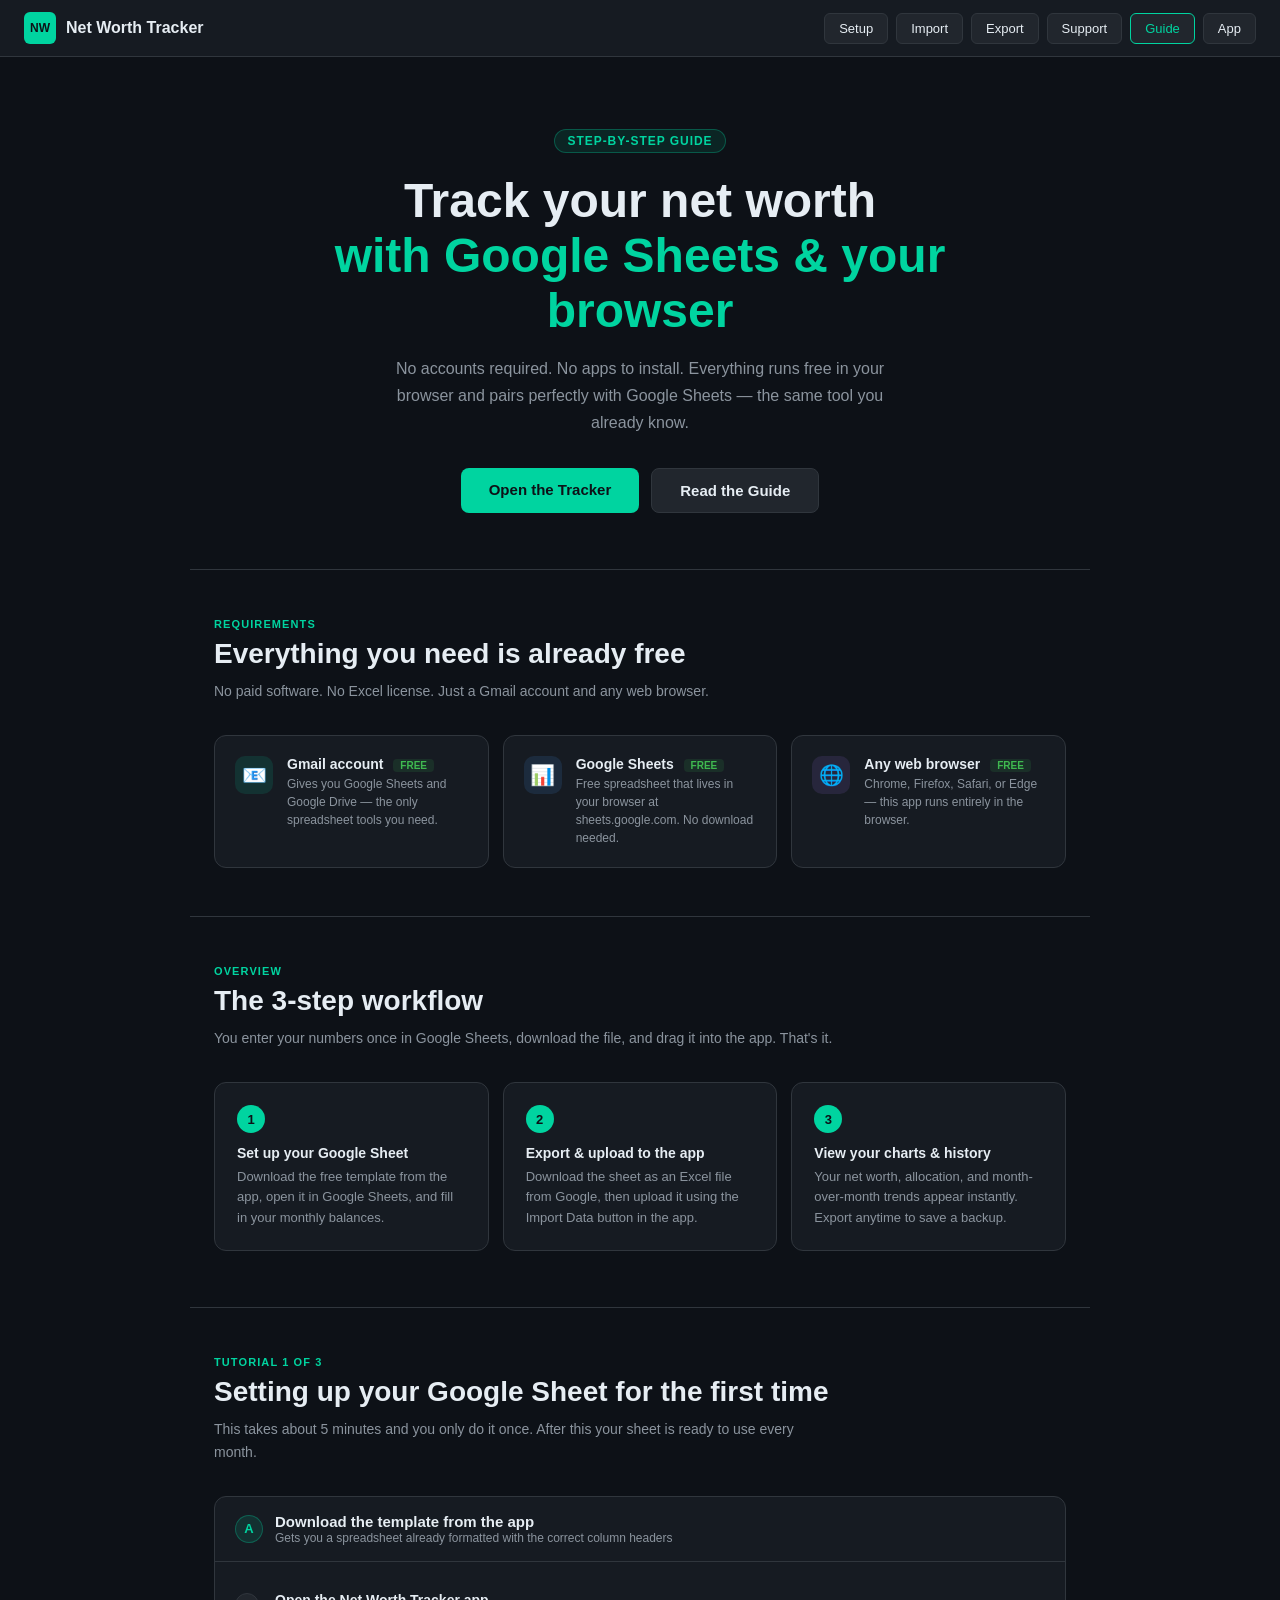
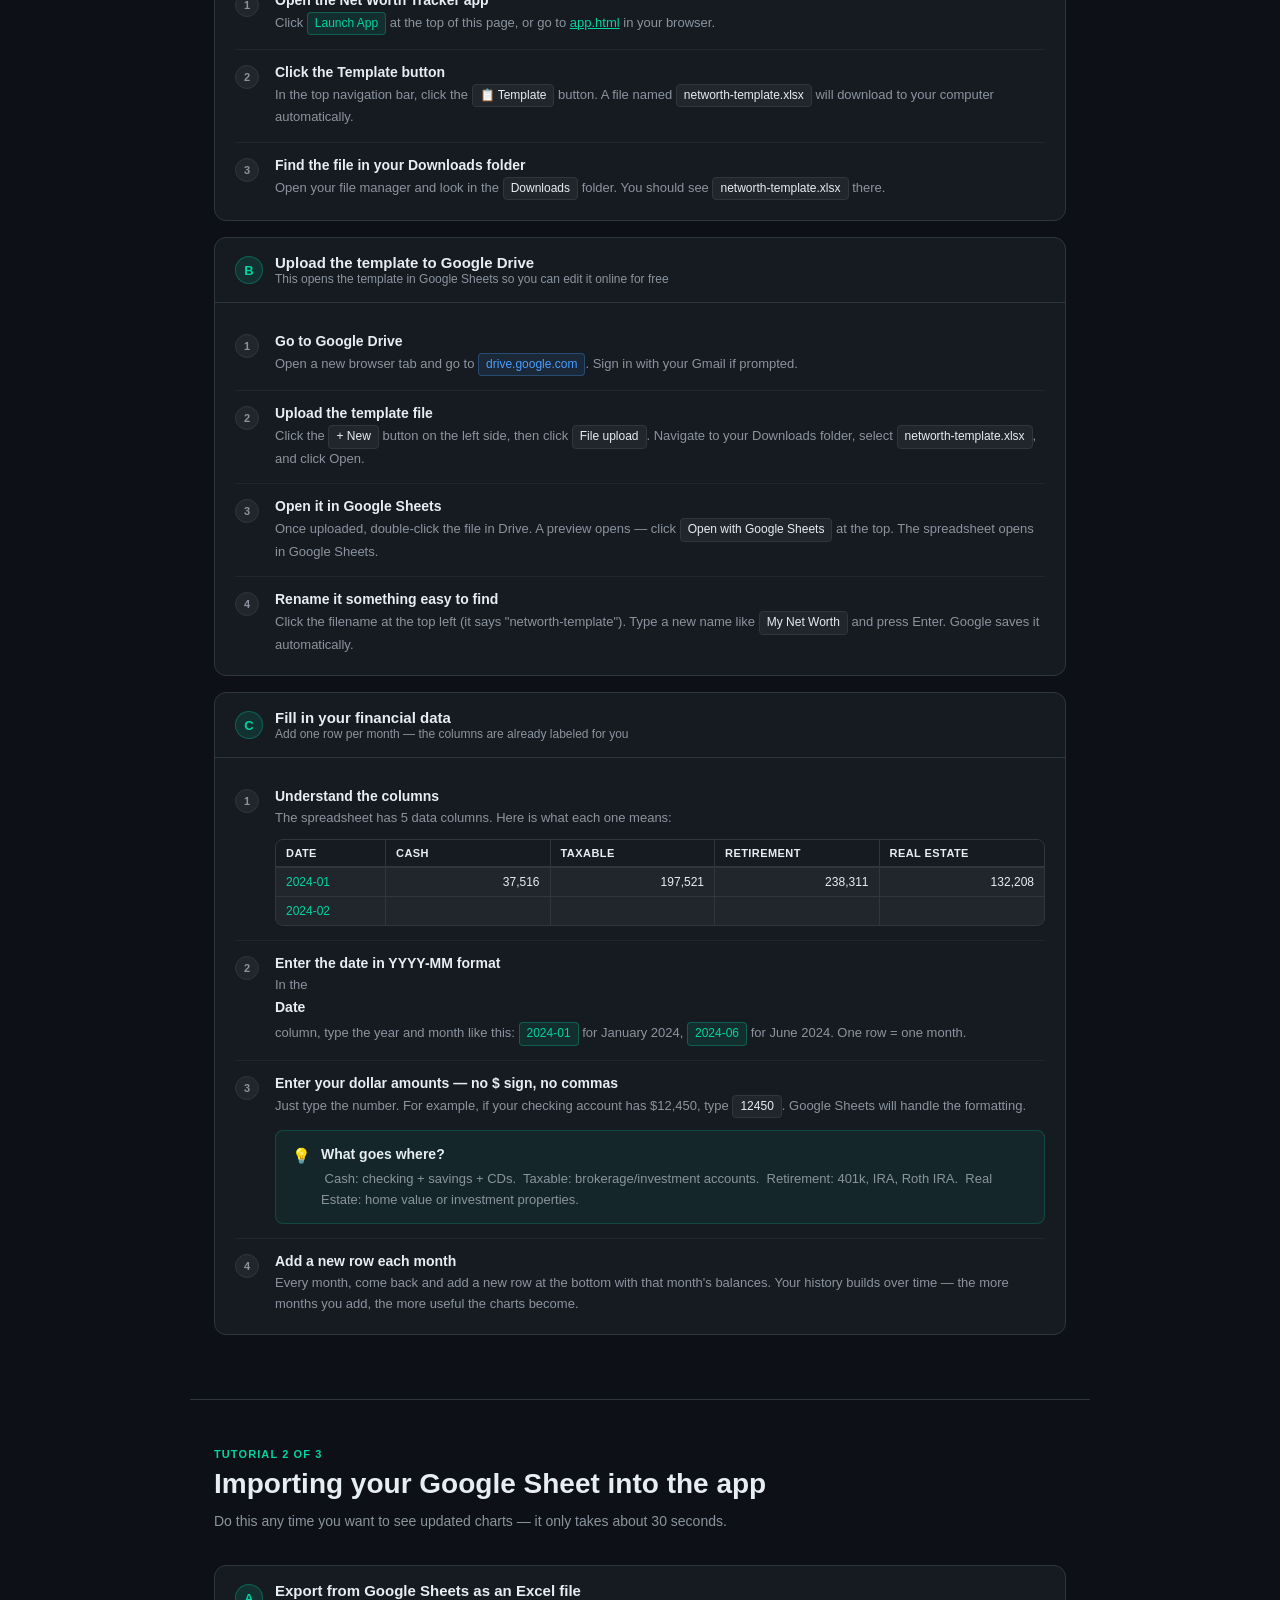
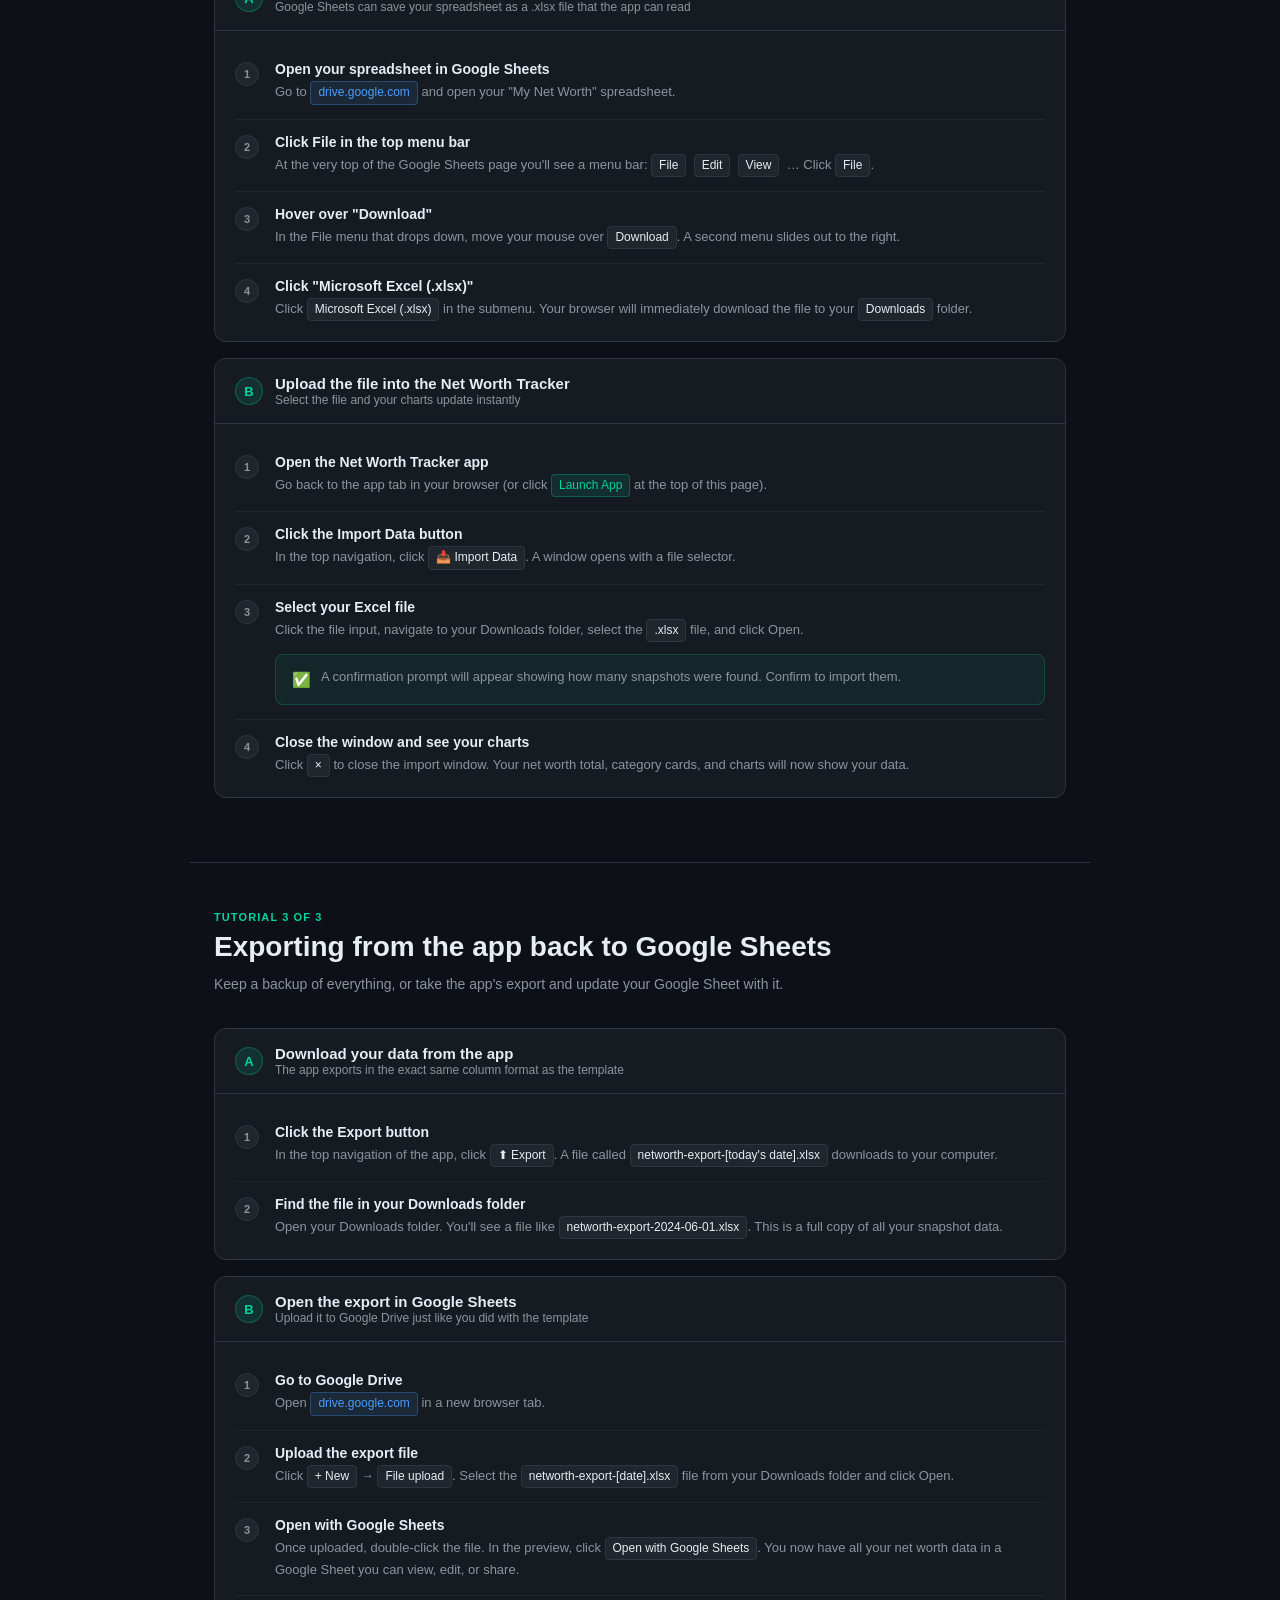
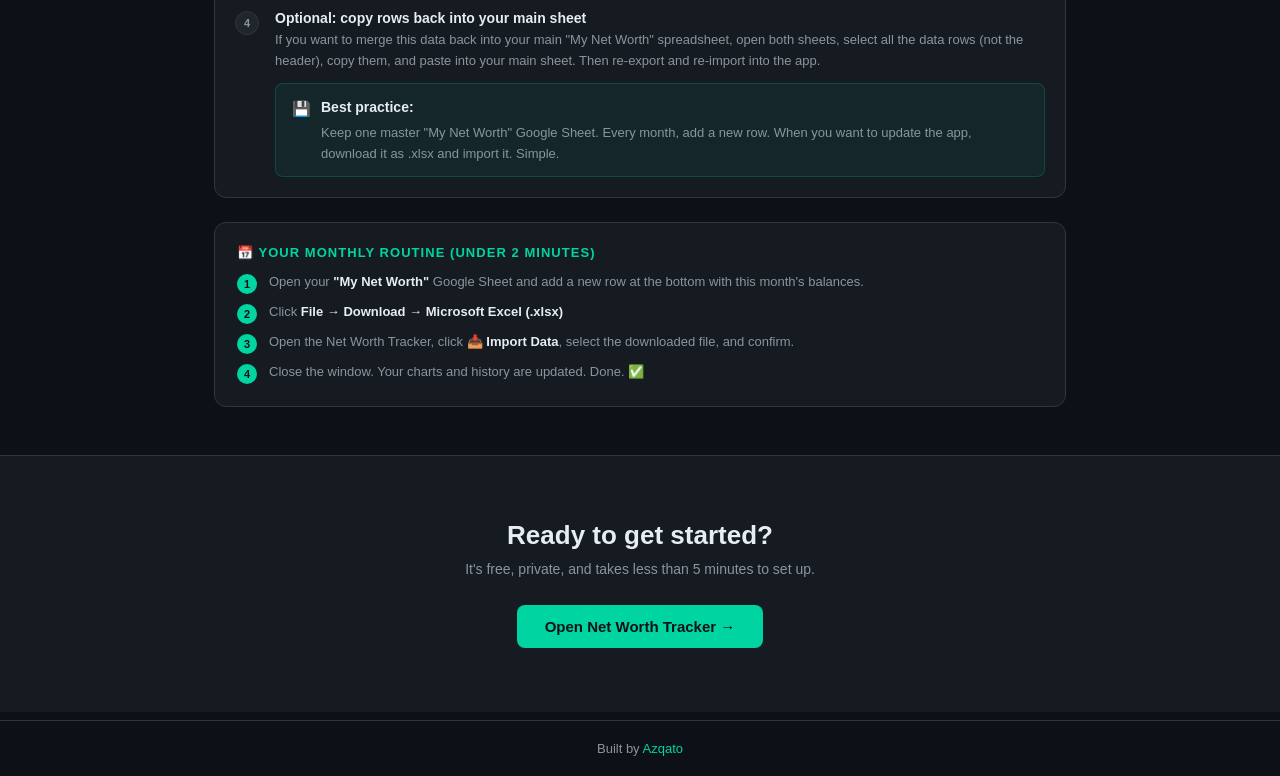
<file: index.html>
<!DOCTYPE html>
<html lang="en">
<head>
  <meta charset="UTF-8">
  <meta name="viewport" content="width=device-width, initial-scale=1.0">
  <title>Net Worth Tracker — How to Use</title>
  <link rel="icon" href="favicon.svg" type="image/svg+xml">
  <link rel="stylesheet" href="style.css">
  <style>
    /* ── Landing page overrides ── */
    .lp-nav {
      display: flex;
      align-items: center;
      justify-content: space-between;
      padding: 12px 24px;
      background: var(--surface);
      border-bottom: 1px solid var(--border);
      position: sticky;
      top: 0;
      z-index: 100;
    }
    .lp-nav-brand { display: flex; align-items: center; gap: 10px; }
    .lp-nav-actions { display: flex; align-items: center; gap: 8px; flex-wrap: wrap; }
    .lp-nav-links { display: flex; align-items: center; gap: 4px; }
    .lp-nav-links a.lp-link {
      color: var(--text-muted);
      font-size: 13px;
      text-decoration: none;
      padding: 7px 12px;
      border-radius: 6px;
      transition: color 0.15s, background 0.15s;
    }
    .lp-nav-links a.lp-link:hover { color: var(--text); background: var(--surface2); }

    /* Hero */
    .hero {
      text-align: center;
      padding: 72px 24px 56px;
      max-width: 720px;
      margin: 0 auto;
    }
    .hero-badge {
      display: inline-block;
      background: rgba(0,212,160,0.1);
      border: 1px solid rgba(0,212,160,0.3);
      color: var(--accent);
      font-size: 12px;
      font-weight: 600;
      letter-spacing: 0.08em;
      text-transform: uppercase;
      padding: 4px 12px;
      border-radius: 99px;
      margin-bottom: 20px;
    }
    .hero h1 {
      font-size: clamp(28px, 5vw, 48px);
      font-weight: 800;
      line-height: 1.15;
      margin-bottom: 16px;
      color: var(--text);
    }
    .hero h1 span { color: var(--accent); }
    .hero p {
      font-size: 16px;
      color: var(--text-muted);
      line-height: 1.7;
      margin-bottom: 32px;
      max-width: 540px;
      margin-left: auto;
      margin-right: auto;
    }
    .hero-actions { display: flex; gap: 12px; justify-content: center; flex-wrap: wrap; }
    .btn-hero-secondary {
      background: var(--surface2);
      color: var(--text);
      border: 1px solid var(--border);
      padding: 13px 28px;
      border-radius: 8px;
      font-size: 15px;
      font-weight: 600;
      cursor: pointer;
      text-decoration: none;
      transition: background 0.15s;
      display: inline-block;
    }
    .btn-hero-secondary:hover { background: var(--border); }
    .btn-hero-primary {
      background: var(--accent);
      color: #0d1117;
      border: none;
      padding: 13px 28px;
      border-radius: 8px;
      font-size: 15px;
      font-weight: 700;
      cursor: pointer;
      text-decoration: none;
      transition: opacity 0.15s;
      display: inline-block;
    }
    .btn-hero-primary:hover { opacity: 0.88; }

    /* Sections */
    .lp-section {
      max-width: 900px;
      margin: 0 auto;
      padding: 48px 24px;
      border-top: 1px solid var(--border);
    }
    .section-eyebrow {
      font-size: 11px;
      font-weight: 700;
      letter-spacing: 0.1em;
      text-transform: uppercase;
      color: var(--accent);
      margin-bottom: 8px;
    }
    .lp-section-title {
      font-size: clamp(20px, 3vw, 28px);
      font-weight: 700;
      color: var(--text);
      margin-bottom: 10px;
    }
    .lp-section-subtitle {
      font-size: 14px;
      color: var(--text-muted);
      line-height: 1.65;
      margin-bottom: 32px;
      max-width: 620px;
    }

    /* "What you need" cards */
    .need-grid {
      display: grid;
      grid-template-columns: repeat(auto-fit, minmax(200px, 1fr));
      gap: 14px;
    }
    .need-card {
      background: var(--surface);
      border: 1px solid var(--border);
      border-radius: 12px;
      padding: 20px;
      display: flex;
      align-items: flex-start;
      gap: 14px;
    }
    .need-icon {
      width: 38px; height: 38px;
      border-radius: 10px;
      display: flex; align-items: center; justify-content: center;
      font-size: 20px;
      flex-shrink: 0;
    }
    .need-icon.green  { background: rgba(0,212,160,0.12); }
    .need-icon.blue   { background: rgba(74,158,255,0.12); }
    .need-icon.purple { background: rgba(163,113,247,0.12); }
    .need-text h4 { font-size: 14px; font-weight: 600; margin-bottom: 3px; }
    .need-text p  { font-size: 12px; color: var(--text-muted); line-height: 1.5; }
    .free-badge {
      display: inline-block;
      background: rgba(63,185,80,0.12);
      color: var(--positive);
      font-size: 10px;
      font-weight: 700;
      padding: 1px 7px;
      border-radius: 4px;
      margin-left: 6px;
      vertical-align: middle;
    }

    /* Workflow cards */
    .workflow-grid {
      display: grid;
      grid-template-columns: repeat(auto-fit, minmax(240px, 1fr));
      gap: 14px;
      margin-bottom: 8px;
    }
    .workflow-card {
      background: var(--surface);
      border: 1px solid var(--border);
      border-radius: 12px;
      padding: 22px;
    }
    .wf-num {
      width: 28px; height: 28px;
      background: var(--accent);
      color: #0d1117;
      border-radius: 50%;
      display: flex; align-items: center; justify-content: center;
      font-size: 13px;
      font-weight: 800;
      margin-bottom: 12px;
    }
    .workflow-card h4 { font-size: 14px; font-weight: 600; margin-bottom: 6px; }
    .workflow-card p  { font-size: 13px; color: var(--text-muted); line-height: 1.55; }

    /* Tutorial step lists */
    .tutorial-block {
      background: var(--surface);
      border: 1px solid var(--border);
      border-radius: 12px;
      overflow: hidden;
      margin-bottom: 16px;
    }
    .tutorial-header {
      padding: 16px 20px;
      border-bottom: 1px solid var(--border);
      display: flex;
      align-items: center;
      gap: 12px;
    }
    .tutorial-header-num {
      width: 28px; height: 28px;
      border-radius: 50%;
      background: rgba(0,212,160,0.12);
      border: 1px solid rgba(0,212,160,0.3);
      color: var(--accent);
      display: flex; align-items: center; justify-content: center;
      font-size: 13px;
      font-weight: 700;
      flex-shrink: 0;
    }
    .tutorial-header h3 { font-size: 15px; font-weight: 600; }
    .tutorial-header p  { font-size: 12px; color: var(--text-muted); margin-top: 1px; }

    .steps { padding: 16px 20px; display: flex; flex-direction: column; gap: 0; }
    .step {
      display: flex;
      gap: 16px;
      padding: 14px 0;
      border-bottom: 1px solid var(--surface2);
    }
    .step:last-child { border-bottom: none; padding-bottom: 4px; }
    .step-num {
      width: 24px; height: 24px;
      background: var(--surface2);
      border: 1px solid var(--border);
      border-radius: 50%;
      display: flex; align-items: center; justify-content: center;
      font-size: 11px;
      font-weight: 700;
      color: var(--text-muted);
      flex-shrink: 0;
      margin-top: 1px;
    }
    .step-body { flex: 1; }
    .step-body strong { font-size: 14px; font-weight: 600; color: var(--text); display: block; margin-bottom: 4px; }
    .step-body p { font-size: 13px; color: var(--text-muted); line-height: 1.6; margin: 0; }

    /* Inline UI label */
    .ui-label {
      display: inline-block;
      background: var(--surface2);
      border: 1px solid var(--border);
      border-radius: 4px;
      padding: 1px 7px;
      font-size: 12px;
      font-weight: 500;
      color: var(--text);
      white-space: nowrap;
    }
    .ui-label.accent {
      background: rgba(0,212,160,0.1);
      border-color: rgba(0,212,160,0.3);
      color: var(--accent);
    }
    .ui-label.green {
      background: rgba(74,158,255,0.1);
      border-color: rgba(74,158,255,0.3);
      color: #4a9eff;
    }

    /* Tip callout */
    .tip {
      background: rgba(0,212,160,0.06);
      border: 1px solid rgba(0,212,160,0.2);
      border-radius: 8px;
      padding: 12px 16px;
      font-size: 13px;
      color: var(--text-muted);
      line-height: 1.6;
      margin-top: 12px;
      display: flex;
      gap: 10px;
      align-items: flex-start;
    }
    .tip-icon { font-size: 15px; flex-shrink: 0; margin-top: 1px; }

    /* Spreadsheet column mock */
    .sheet-mock {
      background: var(--surface2);
      border: 1px solid var(--border);
      border-radius: 8px;
      overflow: hidden;
      margin-top: 14px;
      font-size: 12px;
    }
    .sheet-row {
      display: grid;
      grid-template-columns: 110px 1fr 1fr 1fr 1fr;
      border-bottom: 1px solid var(--border);
    }
    .sheet-row:last-child { border-bottom: none; }
    .sheet-cell {
      padding: 7px 10px;
      border-right: 1px solid var(--border);
      color: var(--text-muted);
      white-space: nowrap;
      overflow: hidden;
      text-overflow: ellipsis;
    }
    .sheet-cell:last-child { border-right: none; }
    .sheet-cell.header {
      background: var(--surface);
      color: var(--text);
      font-weight: 600;
      font-size: 11px;
      text-transform: uppercase;
      letter-spacing: 0.04em;
    }
    .sheet-cell.date { color: var(--accent); font-weight: 500; }
    .sheet-cell.num  { color: var(--text); text-align: right; }

    /* CTA section */
    .lp-cta {
      text-align: center;
      padding: 64px 24px;
      background: var(--surface);
      border-top: 1px solid var(--border);
    }
    .lp-cta h2 { font-size: 26px; font-weight: 700; margin-bottom: 10px; }
    .lp-cta p  { font-size: 14px; color: var(--text-muted); margin-bottom: 28px; }

    @media (max-width: 600px) {
      .sheet-row { grid-template-columns: 90px 1fr 1fr; }
      .sheet-cell:nth-child(4), .sheet-cell:nth-child(5) { display: none; }
      .lp-nav { padding: 12px 16px; }
      .lp-section { padding: 36px 16px; }
      .lp-nav-links a.lp-link { display: none; }
    }
  </style>
</head>
<body>

  <!-- NAV -->
  <nav class="lp-nav">
    <div class="lp-nav-brand">
      <div class="brand-icon">NW</div>
      <span class="brand-name">Net Worth Tracker</span>
    </div>
    <div class="lp-nav-actions">
      <a href="#setup" class="btn-outline" style="text-decoration:none">Setup</a>
      <a href="#import" class="btn-outline" style="text-decoration:none">Import</a>
      <a href="#export" class="btn-outline" style="text-decoration:none">Export</a>
      <a href="https://azqato.github.io/support.html" class="btn-outline btn-support" target="_blank" rel="noopener">Support</a>
      <a href="index.html" class="btn-outline btn-nav-active" style="text-decoration:none">Guide</a>
      <a href="app.html" class="btn-outline" style="text-decoration:none">App</a>
    </div>
  </nav>

  <!-- HERO -->
  <div class="hero">
    <div class="hero-badge">Step-by-step guide</div>
    <h1>Track your net worth<br><span>with Google Sheets &amp; your browser</span></h1>
    <p>No accounts required. No apps to install. Everything runs free in your browser and pairs perfectly with Google Sheets — the same tool you already know.</p>
    <div class="hero-actions">
      <a href="app.html" class="btn-hero-primary">Open the Tracker</a>
      <a href="#setup" class="btn-hero-secondary">Read the Guide</a>
    </div>
  </div>

  <!-- WHAT YOU NEED -->
  <div class="lp-section">
    <div class="section-eyebrow">Requirements</div>
    <div class="lp-section-title">Everything you need is already free</div>
    <div class="lp-section-subtitle">No paid software. No Excel license. Just a Gmail account and any web browser.</div>
    <div class="need-grid">
      <div class="need-card">
        <div class="need-icon green">&#x1F4E7;</div>
        <div class="need-text">
          <h4>Gmail account <span class="free-badge">FREE</span></h4>
          <p>Gives you Google Sheets and Google Drive — the only spreadsheet tools you need.</p>
        </div>
      </div>
      <div class="need-card">
        <div class="need-icon blue">&#x1F4CA;</div>
        <div class="need-text">
          <h4>Google Sheets <span class="free-badge">FREE</span></h4>
          <p>Free spreadsheet that lives in your browser at sheets.google.com. No download needed.</p>
        </div>
      </div>
      <div class="need-card">
        <div class="need-icon purple">&#x1F310;</div>
        <div class="need-text">
          <h4>Any web browser <span class="free-badge">FREE</span></h4>
          <p>Chrome, Firefox, Safari, or Edge — this app runs entirely in the browser.</p>
        </div>
      </div>
    </div>
  </div>

  <!-- HOW IT WORKS OVERVIEW -->
  <div class="lp-section">
    <div class="section-eyebrow">Overview</div>
    <div class="lp-section-title">The 3-step workflow</div>
    <div class="lp-section-subtitle">You enter your numbers once in Google Sheets, download the file, and drag it into the app. That's it.</div>
    <div class="workflow-grid">
      <div class="workflow-card">
        <div class="wf-num">1</div>
        <h4>Set up your Google Sheet</h4>
        <p>Download the free template from the app, open it in Google Sheets, and fill in your monthly balances.</p>
      </div>
      <div class="workflow-card">
        <div class="wf-num">2</div>
        <h4>Export &amp; upload to the app</h4>
        <p>Download the sheet as an Excel file from Google, then upload it using the Import Data button in the app.</p>
      </div>
      <div class="workflow-card">
        <div class="wf-num">3</div>
        <h4>View your charts &amp; history</h4>
        <p>Your net worth, allocation, and month-over-month trends appear instantly. Export anytime to save a backup.</p>
      </div>
    </div>
  </div>

  <!-- TUTORIAL 1: SETUP -->
  <div class="lp-section" id="setup">
    <div class="section-eyebrow">Tutorial 1 of 3</div>
    <div class="lp-section-title">Setting up your Google Sheet for the first time</div>
    <div class="lp-section-subtitle">This takes about 5 minutes and you only do it once. After this your sheet is ready to use every month.</div>

    <div class="tutorial-block">
      <div class="tutorial-header">
        <div class="tutorial-header-num">A</div>
        <div>
          <h3>Download the template from the app</h3>
          <p>Gets you a spreadsheet already formatted with the correct column headers</p>
        </div>
      </div>
      <div class="steps">
        <div class="step">
          <div class="step-num">1</div>
          <div class="step-body">
            <strong>Open the Net Worth Tracker app</strong>
            <p>Click <span class="ui-label accent">Launch App</span> at the top of this page, or go to <a href="app.html" style="color:var(--accent)">app.html</a> in your browser.</p>
          </div>
        </div>
        <div class="step">
          <div class="step-num">2</div>
          <div class="step-body">
            <strong>Click the Template button</strong>
            <p>In the top navigation bar, click the <span class="ui-label">&#x1F4CB; Template</span> button. A file named <span class="ui-label">networth-template.xlsx</span> will download to your computer automatically.</p>
          </div>
        </div>
        <div class="step">
          <div class="step-num">3</div>
          <div class="step-body">
            <strong>Find the file in your Downloads folder</strong>
            <p>Open your file manager and look in the <span class="ui-label">Downloads</span> folder. You should see <span class="ui-label">networth-template.xlsx</span> there.</p>
          </div>
        </div>
      </div>
    </div>

    <div class="tutorial-block">
      <div class="tutorial-header">
        <div class="tutorial-header-num">B</div>
        <div>
          <h3>Upload the template to Google Drive</h3>
          <p>This opens the template in Google Sheets so you can edit it online for free</p>
        </div>
      </div>
      <div class="steps">
        <div class="step">
          <div class="step-num">1</div>
          <div class="step-body">
            <strong>Go to Google Drive</strong>
            <p>Open a new browser tab and go to <span class="ui-label green">drive.google.com</span>. Sign in with your Gmail if prompted.</p>
          </div>
        </div>
        <div class="step">
          <div class="step-num">2</div>
          <div class="step-body">
            <strong>Upload the template file</strong>
            <p>Click the <span class="ui-label">+ New</span> button on the left side, then click <span class="ui-label">File upload</span>. Navigate to your Downloads folder, select <span class="ui-label">networth-template.xlsx</span>, and click Open.</p>
          </div>
        </div>
        <div class="step">
          <div class="step-num">3</div>
          <div class="step-body">
            <strong>Open it in Google Sheets</strong>
            <p>Once uploaded, double-click the file in Drive. A preview opens — click <span class="ui-label">Open with Google Sheets</span> at the top. The spreadsheet opens in Google Sheets.</p>
          </div>
        </div>
        <div class="step">
          <div class="step-num">4</div>
          <div class="step-body">
            <strong>Rename it something easy to find</strong>
            <p>Click the filename at the top left (it says "networth-template"). Type a new name like <span class="ui-label">My Net Worth</span> and press Enter. Google saves it automatically.</p>
          </div>
        </div>
      </div>
    </div>

    <div class="tutorial-block">
      <div class="tutorial-header">
        <div class="tutorial-header-num">C</div>
        <div>
          <h3>Fill in your financial data</h3>
          <p>Add one row per month — the columns are already labeled for you</p>
        </div>
      </div>
      <div class="steps">
        <div class="step">
          <div class="step-num">1</div>
          <div class="step-body">
            <strong>Understand the columns</strong>
            <p>The spreadsheet has 5 data columns. Here is what each one means:</p>
            <div class="sheet-mock" style="margin-top:10px">
              <div class="sheet-row">
                <div class="sheet-cell header">Date</div>
                <div class="sheet-cell header">Cash</div>
                <div class="sheet-cell header">Taxable</div>
                <div class="sheet-cell header">Retirement</div>
                <div class="sheet-cell header">Real Estate</div>
              </div>
              <div class="sheet-row">
                <div class="sheet-cell date">2024-01</div>
                <div class="sheet-cell num">37,516</div>
                <div class="sheet-cell num">197,521</div>
                <div class="sheet-cell num">238,311</div>
                <div class="sheet-cell num">132,208</div>
              </div>
              <div class="sheet-row">
                <div class="sheet-cell date">2024-02</div>
                <div class="sheet-cell num"></div>
                <div class="sheet-cell num"></div>
                <div class="sheet-cell num"></div>
                <div class="sheet-cell num"></div>
              </div>
            </div>
          </div>
        </div>
        <div class="step">
          <div class="step-num">2</div>
          <div class="step-body">
            <strong>Enter the date in YYYY-MM format</strong>
            <p>In the <strong>Date</strong> column, type the year and month like this: <span class="ui-label accent">2024-01</span> for January 2024, <span class="ui-label accent">2024-06</span> for June 2024. One row = one month.</p>
          </div>
        </div>
        <div class="step">
          <div class="step-num">3</div>
          <div class="step-body">
            <strong>Enter your dollar amounts — no $ sign, no commas</strong>
            <p>Just type the number. For example, if your checking account has $12,450, type <span class="ui-label">12450</span>. Google Sheets will handle the formatting.</p>
            <div class="tip"><span class="tip-icon">&#x1F4A1;</span><span><strong>What goes where?</strong> &nbsp;Cash: checking + savings + CDs. &nbsp;Taxable: brokerage/investment accounts. &nbsp;Retirement: 401k, IRA, Roth IRA. &nbsp;Real Estate: home value or investment properties.</span></div>
          </div>
        </div>
        <div class="step">
          <div class="step-num">4</div>
          <div class="step-body">
            <strong>Add a new row each month</strong>
            <p>Every month, come back and add a new row at the bottom with that month's balances. Your history builds over time — the more months you add, the more useful the charts become.</p>
          </div>
        </div>
      </div>
    </div>
  </div>

  <!-- TUTORIAL 2: IMPORT -->
  <div class="lp-section" id="import">
    <div class="section-eyebrow">Tutorial 2 of 3</div>
    <div class="lp-section-title">Importing your Google Sheet into the app</div>
    <div class="lp-section-subtitle">Do this any time you want to see updated charts — it only takes about 30 seconds.</div>

    <div class="tutorial-block">
      <div class="tutorial-header">
        <div class="tutorial-header-num">A</div>
        <div>
          <h3>Export from Google Sheets as an Excel file</h3>
          <p>Google Sheets can save your spreadsheet as a .xlsx file that the app can read</p>
        </div>
      </div>
      <div class="steps">
        <div class="step">
          <div class="step-num">1</div>
          <div class="step-body">
            <strong>Open your spreadsheet in Google Sheets</strong>
            <p>Go to <span class="ui-label green">drive.google.com</span> and open your "My Net Worth" spreadsheet.</p>
          </div>
        </div>
        <div class="step">
          <div class="step-num">2</div>
          <div class="step-body">
            <strong>Click File in the top menu bar</strong>
            <p>At the very top of the Google Sheets page you'll see a menu bar: <span class="ui-label">File</span> &nbsp;<span class="ui-label">Edit</span> &nbsp;<span class="ui-label">View</span> &nbsp;… Click <span class="ui-label">File</span>.</p>
          </div>
        </div>
        <div class="step">
          <div class="step-num">3</div>
          <div class="step-body">
            <strong>Hover over "Download"</strong>
            <p>In the File menu that drops down, move your mouse over <span class="ui-label">Download</span>. A second menu slides out to the right.</p>
          </div>
        </div>
        <div class="step">
          <div class="step-num">4</div>
          <div class="step-body">
            <strong>Click "Microsoft Excel (.xlsx)"</strong>
            <p>Click <span class="ui-label">Microsoft Excel (.xlsx)</span> in the submenu. Your browser will immediately download the file to your <span class="ui-label">Downloads</span> folder.</p>
          </div>
        </div>
      </div>
    </div>

    <div class="tutorial-block">
      <div class="tutorial-header">
        <div class="tutorial-header-num">B</div>
        <div>
          <h3>Upload the file into the Net Worth Tracker</h3>
          <p>Select the file and your charts update instantly</p>
        </div>
      </div>
      <div class="steps">
        <div class="step">
          <div class="step-num">1</div>
          <div class="step-body">
            <strong>Open the Net Worth Tracker app</strong>
            <p>Go back to the app tab in your browser (or click <span class="ui-label accent">Launch App</span> at the top of this page).</p>
          </div>
        </div>
        <div class="step">
          <div class="step-num">2</div>
          <div class="step-body">
            <strong>Click the Import Data button</strong>
            <p>In the top navigation, click <span class="ui-label">&#x1F4E5; Import Data</span>. A window opens with a file selector.</p>
          </div>
        </div>
        <div class="step">
          <div class="step-num">3</div>
          <div class="step-body">
            <strong>Select your Excel file</strong>
            <p>Click the file input, navigate to your Downloads folder, select the <span class="ui-label">.xlsx</span> file, and click Open.</p>
            <div class="tip"><span class="tip-icon">&#x2705;</span><span>A confirmation prompt will appear showing how many snapshots were found. Confirm to import them.</span></div>
          </div>
        </div>
        <div class="step">
          <div class="step-num">4</div>
          <div class="step-body">
            <strong>Close the window and see your charts</strong>
            <p>Click <span class="ui-label">×</span> to close the import window. Your net worth total, category cards, and charts will now show your data.</p>
          </div>
        </div>
      </div>
    </div>
  </div>

  <!-- TUTORIAL 3: EXPORT BACK -->
  <div class="lp-section" id="export">
    <div class="section-eyebrow">Tutorial 3 of 3</div>
    <div class="lp-section-title">Exporting from the app back to Google Sheets</div>
    <div class="lp-section-subtitle">Keep a backup of everything, or take the app's export and update your Google Sheet with it.</div>

    <div class="tutorial-block">
      <div class="tutorial-header">
        <div class="tutorial-header-num">A</div>
        <div>
          <h3>Download your data from the app</h3>
          <p>The app exports in the exact same column format as the template</p>
        </div>
      </div>
      <div class="steps">
        <div class="step">
          <div class="step-num">1</div>
          <div class="step-body">
            <strong>Click the Export button</strong>
            <p>In the top navigation of the app, click <span class="ui-label">&#x2B06; Export</span>. A file called <span class="ui-label">networth-export-[today's date].xlsx</span> downloads to your computer.</p>
          </div>
        </div>
        <div class="step">
          <div class="step-num">2</div>
          <div class="step-body">
            <strong>Find the file in your Downloads folder</strong>
            <p>Open your Downloads folder. You'll see a file like <span class="ui-label">networth-export-2024-06-01.xlsx</span>. This is a full copy of all your snapshot data.</p>
          </div>
        </div>
      </div>
    </div>

    <div class="tutorial-block">
      <div class="tutorial-header">
        <div class="tutorial-header-num">B</div>
        <div>
          <h3>Open the export in Google Sheets</h3>
          <p>Upload it to Google Drive just like you did with the template</p>
        </div>
      </div>
      <div class="steps">
        <div class="step">
          <div class="step-num">1</div>
          <div class="step-body">
            <strong>Go to Google Drive</strong>
            <p>Open <span class="ui-label green">drive.google.com</span> in a new browser tab.</p>
          </div>
        </div>
        <div class="step">
          <div class="step-num">2</div>
          <div class="step-body">
            <strong>Upload the export file</strong>
            <p>Click <span class="ui-label">+ New</span> &rarr; <span class="ui-label">File upload</span>. Select the <span class="ui-label">networth-export-[date].xlsx</span> file from your Downloads folder and click Open.</p>
          </div>
        </div>
        <div class="step">
          <div class="step-num">3</div>
          <div class="step-body">
            <strong>Open with Google Sheets</strong>
            <p>Once uploaded, double-click the file. In the preview, click <span class="ui-label">Open with Google Sheets</span>. You now have all your net worth data in a Google Sheet you can view, edit, or share.</p>
          </div>
        </div>
        <div class="step">
          <div class="step-num">4</div>
          <div class="step-body">
            <strong>Optional: copy rows back into your main sheet</strong>
            <p>If you want to merge this data back into your main "My Net Worth" spreadsheet, open both sheets, select all the data rows (not the header), copy them, and paste into your main sheet. Then re-export and re-import into the app.</p>
            <div class="tip"><span class="tip-icon">&#x1F4BE;</span><span><strong>Best practice:</strong> Keep one master "My Net Worth" Google Sheet. Every month, add a new row. When you want to update the app, download it as .xlsx and import it. Simple.</span></div>
          </div>
        </div>
      </div>
    </div>

    <!-- Monthly routine summary -->
    <div style="margin-top:24px;background:var(--surface);border:1px solid var(--border);border-radius:12px;padding:22px">
      <div style="font-size:13px;font-weight:700;color:var(--accent);text-transform:uppercase;letter-spacing:0.08em;margin-bottom:14px;">&#x1F4C5; Your monthly routine (under 2 minutes)</div>
      <div style="display:flex;flex-direction:column;gap:10px">
        <div style="display:flex;gap:12px;align-items:flex-start;font-size:13px">
          <span style="background:var(--accent);color:#0d1117;border-radius:50%;width:20px;height:20px;display:flex;align-items:center;justify-content:center;font-weight:700;font-size:11px;flex-shrink:0">1</span>
          <span style="color:var(--text-muted)">Open your <strong style="color:var(--text)">"My Net Worth"</strong> Google Sheet and add a new row at the bottom with this month's balances.</span>
        </div>
        <div style="display:flex;gap:12px;align-items:flex-start;font-size:13px">
          <span style="background:var(--accent);color:#0d1117;border-radius:50%;width:20px;height:20px;display:flex;align-items:center;justify-content:center;font-weight:700;font-size:11px;flex-shrink:0">2</span>
          <span style="color:var(--text-muted)">Click <strong style="color:var(--text)">File &rarr; Download &rarr; Microsoft Excel (.xlsx)</strong></span>
        </div>
        <div style="display:flex;gap:12px;align-items:flex-start;font-size:13px">
          <span style="background:var(--accent);color:#0d1117;border-radius:50%;width:20px;height:20px;display:flex;align-items:center;justify-content:center;font-weight:700;font-size:11px;flex-shrink:0">3</span>
          <span style="color:var(--text-muted)">Open the Net Worth Tracker, click <strong style="color:var(--text)">&#x1F4E5; Import Data</strong>, select the downloaded file, and confirm.</span>
        </div>
        <div style="display:flex;gap:12px;align-items:flex-start;font-size:13px">
          <span style="background:var(--accent);color:#0d1117;border-radius:50%;width:20px;height:20px;display:flex;align-items:center;justify-content:center;font-weight:700;font-size:11px;flex-shrink:0">4</span>
          <span style="color:var(--text-muted)">Close the window. Your charts and history are updated. Done. &#x2705;</span>
        </div>
      </div>
    </div>
  </div>

  <!-- CTA -->
  <div class="lp-cta">
    <h2>Ready to get started?</h2>
    <p>It's free, private, and takes less than 5 minutes to set up.</p>
    <a href="app.html" class="btn-hero-primary">Open Net Worth Tracker &rarr;</a>
  </div>

  <!-- FOOTER -->
  <footer class="site-footer">
    Built by <a href="https://azqato.github.io/" target="_blank" rel="noopener">Azqato</a>
  </footer>

</body>
</html>
</file>
<file: style.css>
*, *::before, *::after { box-sizing: border-box; margin: 0; padding: 0; }

:root {
  --bg: #0d1117;
  --surface: #161b22;
  --surface2: #21262d;
  --accent: #00d4a0;
  --text: #e6edf3;
  --text-muted: #8b949e;
  --border: #30363d;
  --positive: #3fb950;
  --negative: #f85149;
  --cash: #4a9eff;
  --taxable: #a371f7;
  --retirement: #f78166;
  --realestate: #ffa657;
}

body {
  background: var(--bg);
  color: var(--text);
  font-family: -apple-system, BlinkMacSystemFont, 'Segoe UI', Roboto, sans-serif;
  min-height: 100vh;
  font-size: 14px;
}

/* ── HEADER ── */
.header {
  display: flex;
  align-items: center;
  justify-content: space-between;
  padding: 12px 24px;
  background: var(--surface);
  border-bottom: 1px solid var(--border);
  position: sticky;
  top: 0;
  z-index: 100;
}

.header-brand { display: flex; align-items: center; gap: 10px; }

.brand-icon {
  background: var(--accent);
  color: #0d1117;
  font-weight: 700;
  width: 32px;
  height: 32px;
  border-radius: 6px;
  display: flex;
  align-items: center;
  justify-content: center;
  font-size: 12px;
  flex-shrink: 0;
}

.brand-name { font-size: 16px; font-weight: 600; }

.header-actions { display: flex; gap: 8px; align-items: center; flex-wrap: wrap; }

.btn-outline {
  background: var(--surface2);
  color: var(--text);
  border: 1px solid var(--border);
  padding: 7px 14px;
  border-radius: 6px;
  cursor: pointer;
  font-size: 13px;
  transition: background 0.15s;
  white-space: nowrap;
}
.btn-outline:hover { background: var(--border); }

.btn-primary {
  background: var(--accent);
  color: #0d1117;
  border: none;
  padding: 8px 16px;
  border-radius: 6px;
  cursor: pointer;
  font-size: 13px;
  font-weight: 600;
  transition: opacity 0.15s;
  white-space: nowrap;
}
.btn-primary:hover { opacity: 0.85; }

/* ── LAYOUT ── */
.container {
  max-width: 1400px;
  margin: 0 auto;
  padding: 24px;
  display: flex;
  flex-direction: column;
  gap: 20px;
}

/* ── TOTAL CARD ── */
.total-card {
  background: var(--surface);
  border: 1px solid var(--border);
  border-radius: 12px;
  padding: 28px 32px;
  position: relative;
  overflow: hidden;
}
.total-card::before {
  content: '';
  position: absolute;
  top: 0; left: 0; right: 0;
  height: 3px;
  background: linear-gradient(90deg, var(--accent), #00a8e0);
}
.total-card-label {
  display: flex;
  align-items: center;
  gap: 8px;
  color: var(--text-muted);
  font-size: 13px;
  margin-bottom: 8px;
}
.total-amount {
  font-size: 48px;
  font-weight: 700;
  line-height: 1;
  margin-bottom: 6px;
}
.total-date { color: var(--text-muted); font-size: 13px; }
.total-mom { font-size: 14px; margin-top: 4px; min-height: 20px; }

/* ── CATEGORY GRID ── */
.category-grid {
  display: grid;
  grid-template-columns: repeat(4, 1fr);
  gap: 16px;
}

.category-card {
  background: var(--surface);
  border: 1px solid var(--border);
  border-radius: 12px;
  padding: 20px;
  transition: border-color 0.15s;
}
.category-card:hover { border-color: var(--accent); }

.category-header {
  display: flex;
  align-items: center;
  gap: 10px;
  margin-bottom: 16px;
}
.category-icon {
  width: 32px;
  height: 32px;
  border-radius: 8px;
  display: flex;
  align-items: center;
  justify-content: center;
  font-size: 16px;
  flex-shrink: 0;
}
.cash-icon       { background: rgba(74,158,255,0.15); }
.taxable-icon    { background: rgba(163,113,247,0.15); }
.retirement-icon { background: rgba(247,129,102,0.15); }
.realestate-icon { background: rgba(255,166,87,0.15); }

.category-name { font-size: 13px; color: var(--text-muted); font-weight: 500; }
.category-value { font-size: 26px; font-weight: 700; margin-bottom: 8px; }

.category-footer {
  display: flex;
  align-items: center;
  justify-content: space-between;
  gap: 8px;
}
.portfolio-pct { font-size: 12px; color: var(--text-muted); }

.mom-badge {
  font-size: 11px;
  font-weight: 600;
  padding: 2px 7px;
  border-radius: 4px;
  white-space: nowrap;
}
.mom-badge.positive { background: rgba(63,185,80,0.15);  color: var(--positive); }
.mom-badge.negative { background: rgba(248,81,73,0.15);  color: var(--negative); }
.mom-badge.neutral  { background: rgba(139,148,158,0.15); color: var(--text-muted); }

/* ── CHARTS ROW ── */
.charts-row {
  display: grid;
  grid-template-columns: 3fr 2fr;
  gap: 16px;
}
.chart-card {
  background: var(--surface);
  border: 1px solid var(--border);
  border-radius: 12px;
  padding: 20px;
}
.chart-card h3 { font-size: 15px; font-weight: 600; margin-bottom: 16px; }
.chart-container { position: relative; height: 280px; }
.chart-container canvas { width: 100% !important; }
.chart-empty {
  position: absolute;
  top: 50%; left: 50%;
  transform: translate(-50%, -50%);
  color: var(--text-muted);
  font-size: 14px;
  text-align: center;
  pointer-events: none;
}

/* ── SECTION CARDS (History, Patch Notes) ── */
.section-card {
  background: var(--surface);
  border: 1px solid var(--border);
  border-radius: 12px;
  overflow: hidden;
}
.section-header {
  display: flex;
  align-items: center;
  justify-content: space-between;
  padding: 16px 20px;
  cursor: pointer;
  user-select: none;
}
.section-header:hover { background: var(--surface2); }
.section-header h3 { font-size: 15px; font-weight: 600; }

.section-header-actions {
  display: flex;
  align-items: center;
  gap: 8px;
}

.btn-danger-sm {
  background: none;
  border: 1px solid var(--negative, #e05c5c);
  color: var(--negative, #e05c5c);
  cursor: pointer;
  font-size: 12px;
  padding: 4px 10px;
  border-radius: 4px;
  pointer-events: all;
  transition: background 0.15s, color 0.15s;
}
.btn-danger-sm:hover {
  background: var(--negative, #e05c5c);
  color: #fff;
}

.collapse-btn {
  background: var(--surface2);
  border: 1px solid var(--border);
  color: var(--text-muted);
  cursor: pointer;
  font-size: 12px;
  padding: 4px 10px;
  border-radius: 4px;
  pointer-events: none;
  transition: background 0.15s;
}

.section-content { padding: 0 20px 20px; }

/* ── SNAPSHOT TABLE ── */
.snapshot-table { width: 100%; border-collapse: collapse; font-size: 13px; }
.snapshot-table th {
  text-align: left;
  padding: 10px 12px;
  color: var(--text-muted);
  border-bottom: 1px solid var(--border);
  font-weight: 500;
  font-size: 11px;
  text-transform: uppercase;
  letter-spacing: 0.05em;
}
.snapshot-table td {
  padding: 11px 12px;
  border-bottom: 1px solid var(--surface2);
}
.snapshot-table tr:hover td { background: var(--surface2); }
.snapshot-table tr:last-child td { border-bottom: none; }

.delete-btn {
  background: none;
  border: none;
  color: var(--text-muted);
  cursor: pointer;
  padding: 4px 8px;
  border-radius: 4px;
  font-size: 15px;
  transition: color 0.15s;
}
.delete-btn:hover { color: var(--negative); }

/* ── PATCH NOTES ── */
.patch-notes-content { font-size: 13px; line-height: 1.6; }
.patch-version { margin-bottom: 18px; }
.patch-version:last-child { margin-bottom: 0; }
.patch-version h4 { color: var(--accent); font-size: 13px; font-weight: 600; margin-bottom: 6px; }
.patch-version ul { list-style: none; padding: 0; }
.patch-version ul li {
  color: var(--text-muted);
  padding: 2px 0 2px 16px;
  position: relative;
}
.patch-version ul li::before {
  content: '→';
  position: absolute;
  left: 0;
  color: var(--accent);
  font-size: 11px;
  top: 3px;
}
.patch-version code {
  background: var(--surface2);
  padding: 1px 5px;
  border-radius: 3px;
  font-size: 11px;
  color: var(--accent);
}

/* ── MODAL ── */
.modal-overlay {
  position: fixed;
  inset: 0;
  background: rgba(0,0,0,0.65);
  display: flex;
  align-items: center;
  justify-content: center;
  z-index: 1000;
  backdrop-filter: blur(3px);
}
.modal {
  background: var(--surface);
  border: 1px solid var(--border);
  border-radius: 12px;
  width: 480px;
  max-width: 95vw;
  max-height: 90vh;
  overflow-y: auto;
}
.modal-header { padding: 24px 24px 0; position: relative; }
.modal-header h2 { font-size: 18px; font-weight: 700; margin-bottom: 4px; }
.modal-header p  { color: var(--text-muted); font-size: 13px; margin-bottom: 16px; }
.modal-close {
  position: absolute;
  top: 20px; right: 20px;
  background: none;
  border: none;
  color: var(--text-muted);
  font-size: 22px;
  cursor: pointer;
  width: 28px; height: 28px;
  display: flex;
  align-items: center;
  justify-content: center;
  border-radius: 4px;
  line-height: 1;
}
.modal-close:hover { background: var(--surface2); color: var(--text); }

.modal-body {
  padding: 0 24px 24px;
  display: flex;
  flex-direction: column;
  gap: 14px;
}
.form-group { display: flex; flex-direction: column; gap: 6px; flex: 1; }
.form-group label { font-size: 13px; font-weight: 500; }
.form-row { display: flex; gap: 12px; }

.form-input {
  background: var(--surface2);
  border: 1px solid var(--border);
  border-radius: 8px;
  color: var(--text);
  padding: 10px 12px;
  font-size: 14px;
  width: 100%;
  transition: border-color 0.15s;
  font-family: inherit;
}
.form-input:focus { outline: none; border-color: var(--accent); }

.date-input {
  font-size: 15px;
  font-weight: 500;
  color: var(--accent);
  cursor: pointer;
}
.date-input::-webkit-calendar-picker-indicator { filter: invert(0.5); cursor: pointer; }

textarea.form-input { resize: vertical; min-height: 120px; }

.btn-save {
  background: var(--accent);
  color: #0d1117;
  border: none;
  padding: 14px;
  border-radius: 8px;
  font-size: 15px;
  font-weight: 600;
  cursor: pointer;
  width: 100%;
  transition: opacity 0.15s;
  margin-top: 4px;
}
.btn-save:hover { opacity: 0.85; }

.empty-state {
  text-align: center;
  color: var(--text-muted);
  padding: 32px;
  font-size: 14px;
}

/* ── INACTIVITY MODAL ── */
.inactivity-modal { max-width: 420px; }

.inactivity-icon {
  font-size: 36px;
  margin-bottom: 10px;
  display: block;
}

.inactivity-tip {
  background: rgba(0,212,160,0.08);
  border: 1px solid rgba(0,212,160,0.25);
  border-radius: 8px;
  padding: 12px 14px;
  font-size: 13px;
  color: var(--accent);
  margin-bottom: 14px;
  line-height: 1.5;
}

.btn-dismiss {
  background: var(--surface2);
  color: var(--text-muted);
  border: 1px solid var(--border);
  padding: 11px;
  border-radius: 8px;
  font-size: 14px;
  cursor: pointer;
  width: 100%;
  margin-top: 8px;
  transition: background 0.15s, color 0.15s;
}
.btn-dismiss:hover { background: var(--border); color: var(--text); }

.inactivity-account-hint {
  font-size: 12px;
  color: var(--text-muted);
  text-align: center;
  margin-top: 14px;
  padding-top: 12px;
  border-top: 1px solid var(--surface2);
  line-height: 1.5;
}
.inactivity-account-hint a {
  color: var(--accent);
  text-decoration: none;
  font-weight: 500;
  opacity: 0.85;
  transition: opacity 0.15s;
}
.inactivity-account-hint a:hover { opacity: 1; text-decoration: underline; }

/* ── AUTH MODAL ── */
.auth-modal { max-width: 400px; }

.oauth-btn {
  display: flex;
  align-items: center;
  gap: 12px;
  width: 100%;
  padding: 11px 16px;
  border-radius: 8px;
  font-size: 14px;
  font-weight: 500;
  cursor: pointer;
  transition: opacity 0.15s, transform 0.1s;
  font-family: inherit;
}
.oauth-btn:hover  { opacity: 0.88; transform: translateY(-1px); }
.oauth-btn:active { transform: translateY(0); }

.google-btn {
  background: #ffffff;
  color: #1f1f1f;
  border: 1px solid #dadce0;
}
.apple-btn {
  background: #000000;
  color: #ffffff;
  border: 1px solid #000000;
}
.x-btn {
  background: #000000;
  color: #ffffff;
  border: 1px solid #2f2f2f;
}

.or-divider {
  display: flex;
  align-items: center;
  gap: 10px;
  color: var(--text-muted);
  font-size: 12px;
  margin: 2px 0;
}
.or-divider::before,
.or-divider::after {
  content: '';
  flex: 1;
  height: 1px;
  background: var(--border);
}

.auth-footer-link {
  text-align: center;
  font-size: 13px;
  color: var(--text-muted);
  margin-top: 4px;
}
.auth-footer-link a {
  color: var(--accent);
  text-decoration: none;
  font-weight: 500;
}
.auth-footer-link a:hover { text-decoration: underline; }

/* ── PRINT STYLES — pure black/white for monochrome laser printer compatibility ── */
.print-report { display: none; }

@media print {
  @page { size: letter portrait; margin: 0.4in; }

  body {
    background: white !important;
    color: black !important;
    -webkit-print-color-adjust: exact;
    print-color-adjust: exact;
  }

  .no-print { display: none !important; }

  .print-report {
    display: block !important;
    font-family: -apple-system, BlinkMacSystemFont, 'Segoe UI', sans-serif;
    color: #000000;
    font-weight: 700;
    line-height: 1.5;
  }

  .pr-header {
    text-align: center;
    margin-bottom: 20px;
    padding-bottom: 14px;
    border-bottom: 3px solid #000000;
  }
  .pr-header h1 {
    font-size: 24px;
    font-weight: 900;
    text-transform: uppercase;
    letter-spacing: 3px;
    margin-bottom: 6px;
    color: #000000;
  }
  .pr-header .pr-date {
    font-size: 12px;
    font-weight: 700;
    color: #000000;
  }

  .pr-kpi-grid {
    display: grid;
    grid-template-columns: repeat(5, 1fr);
    gap: 8px;
    margin-bottom: 18px;
  }
  .pr-kpi {
    border: 2px solid #000000;
    border-radius: 5px;
    padding: 12px 14px;
    text-align: center;
    background: #ffffff;
  }
  .pr-kpi-label {
    font-size: 9px;
    text-transform: uppercase;
    letter-spacing: 0.5px;
    color: #000000;
    font-weight: 700;
    margin-bottom: 6px;
  }
  .pr-kpi-value {
    font-size: 16px;
    font-weight: 900;
    color: #000000;
    line-height: 1.3;
  }
  .pr-kpi-change {
    font-size: 11px;
    margin-top: 4px;
    color: #000000;
    font-weight: 700;
  }

  .pr-chart-box {
    border: 2px solid #000000;
    border-radius: 5px;
    padding: 12px;
    margin-bottom: 16px;
    background: #ffffff;
  }
  .pr-chart-box h4 {
    font-size: 10px;
    text-transform: uppercase;
    letter-spacing: 0.5px;
    margin-bottom: 10px;
    color: #000000;
    font-weight: 700;
  }
  .pr-chart-full img {
    width: 100%;
    height: auto;
    display: block;
  }

  .pr-history h4 {
    font-size: 10px;
    text-transform: uppercase;
    letter-spacing: 0.5px;
    margin-bottom: 10px;
    color: #000000;
    font-weight: 700;
  }
  .pr-history-table {
    width: 100%;
    border-collapse: collapse;
    font-size: 11px;
    line-height: 1.6;
  }
  .pr-history-table th {
    background: #ffffff;
    padding: 8px 10px;
    text-align: left;
    font-size: 10px;
    text-transform: uppercase;
    letter-spacing: 0.3px;
    color: #000000;
    border: 2px solid #000000;
    font-weight: 700;
  }
  .pr-history-table td {
    padding: 8px 10px;
    border: 1px solid #000000;
    color: #000000;
    font-weight: 700;
  }
  .pr-history-table tr:nth-child(even) td { background: #ffffff; }
  .pr-history-table tr:nth-child(odd) td { background: #ffffff; }
}

/* ── FOOTER ── */
.site-footer {
  text-align: center;
  padding: 20px 24px;
  color: var(--text-muted);
  font-size: 13px;
  border-top: 1px solid var(--border);
  margin-top: 8px;
}
.site-footer a {
  color: var(--accent);
  text-decoration: none;
}
.site-footer a:hover { text-decoration: underline; }

/* ── SUPPORT BUTTON ── */
.btn-support {
  text-decoration: none;
  display: inline-flex;
  align-items: center;
}

/* ── NAV ACTIVE STATE ── */
.btn-nav-active {
  color: var(--accent);
  border-color: var(--accent);
}
</file>
